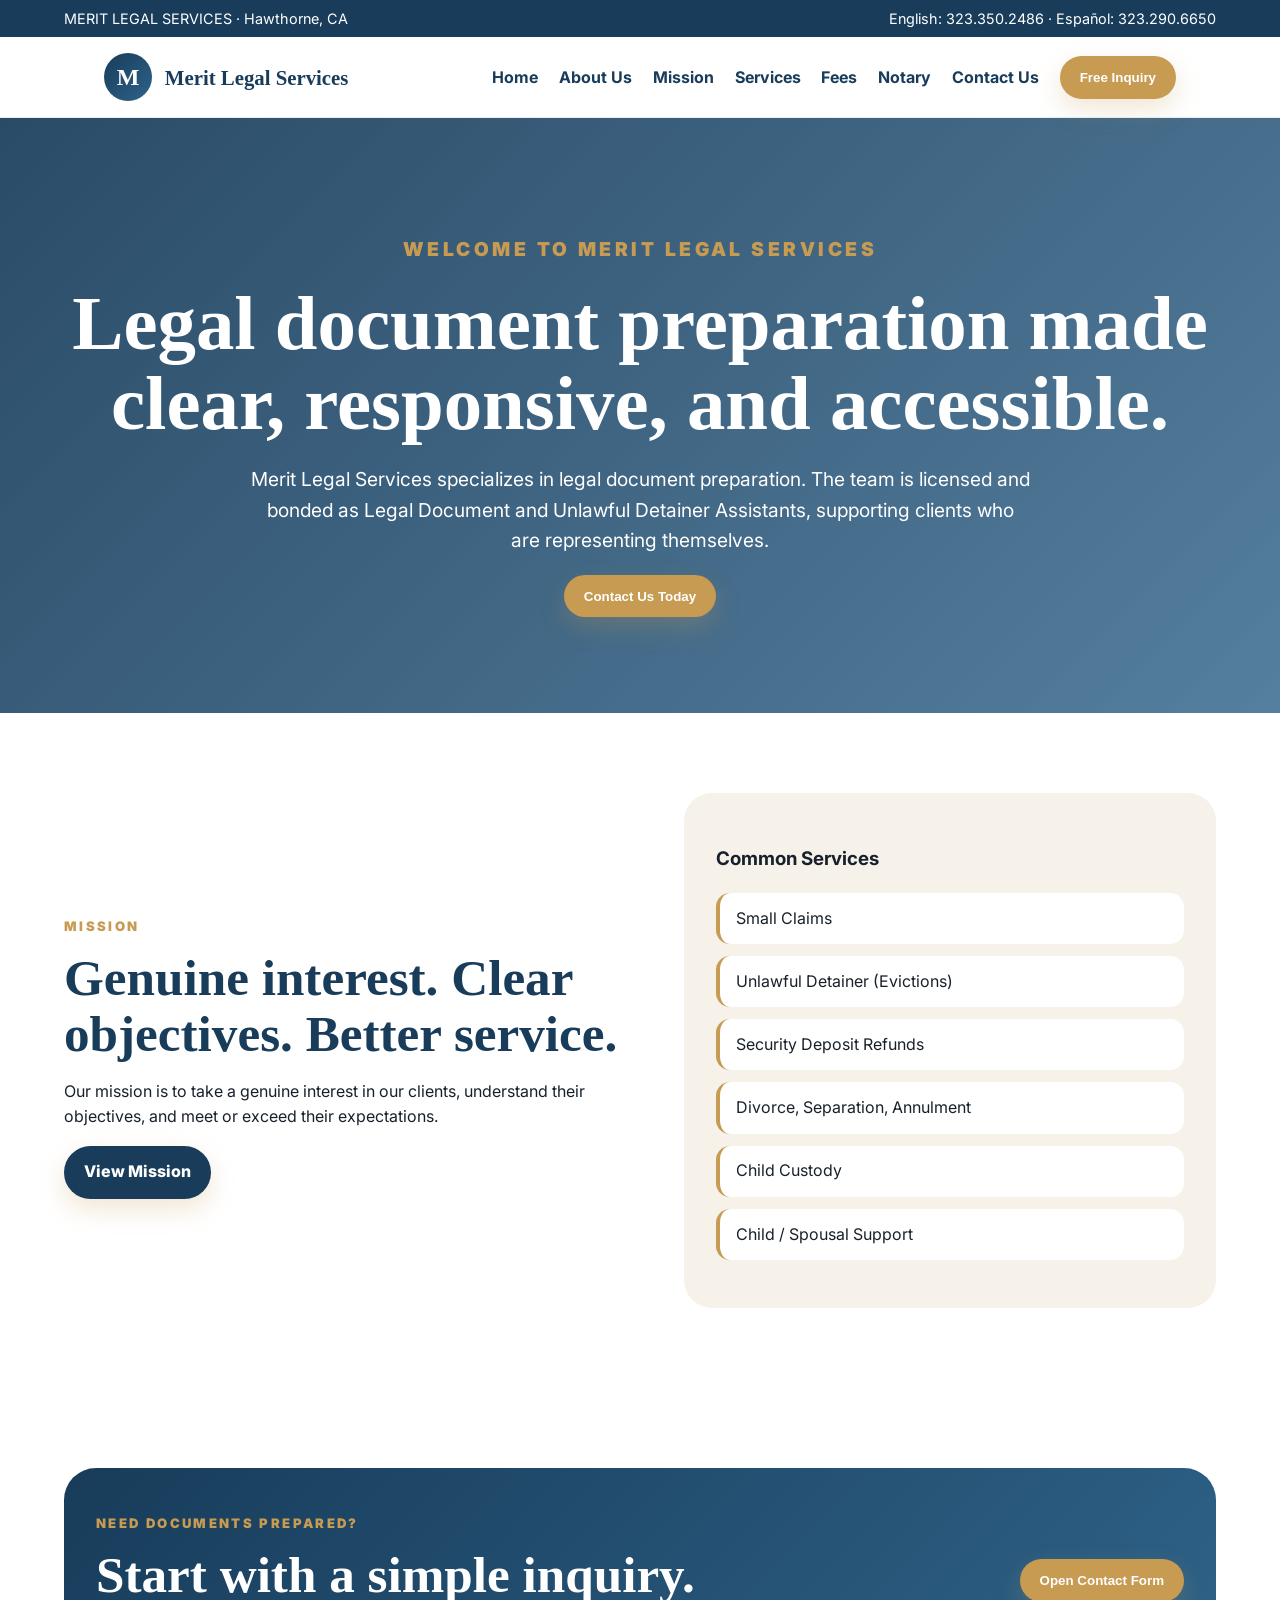
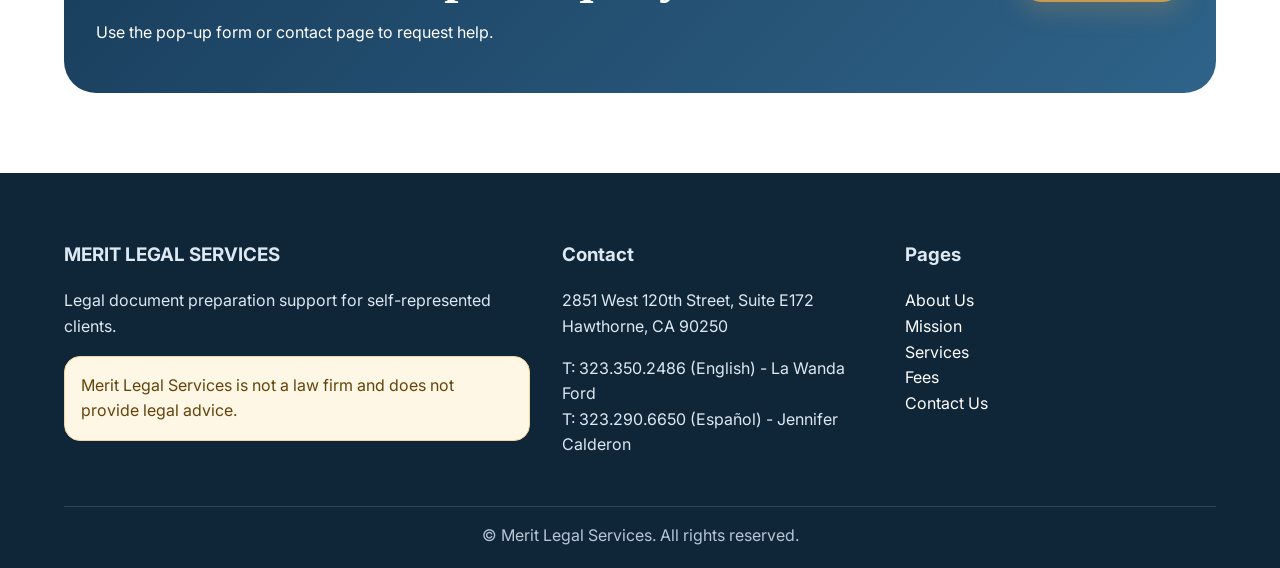
<file: index.html>
<!doctype html><html lang="en"><head><meta charset="utf-8"><meta name="viewport" content="width=device-width,initial-scale=1"><title>Home | Merit Legal Services</title><link rel="stylesheet" href="style.css"><link rel="preconnect" href="https://fonts.googleapis.com"><link href="https://fonts.googleapis.com/css2?family=Inter:wght@400;600;700;800&display=swap" rel="stylesheet"></head><body><div class="topbar"><span>MERIT LEGAL SERVICES · Hawthorne, CA</span><span>English: 323.350.2486 · Español: 323.290.6650</span></div><header><nav class="nav"><a class="brand" href="index.html"><span class="mark">M</span><strong>Merit Legal Services</strong></a><button class="menu" aria-label="Open menu">☰</button><div class="links"><a href="index.html">Home</a><a href="about-us.html">About Us</a><a href="mission.html">Mission</a><a href="services.html">Services</a><a href="merit-legal-services.html">Fees</a><a href="notary-public-mobile.html">Notary</a><a href="contact-us.html">Contact Us</a><button class="btn" data-open-modal>Free Inquiry</button></div></nav></header><section class="hero"><div><p class="eyebrow">Welcome to Merit Legal Services</p><h1>Legal document preparation made clear, responsive, and accessible.</h1><p>Merit Legal Services specializes in legal document preparation. The team is licensed and bonded as Legal Document and Unlawful Detainer Assistants, supporting clients who are representing themselves.</p><button class="btn" data-open-modal>Contact Us Today</button></div></section><section class="section"><div class="wrap split"><div><p class="eyebrow">Mission</p><h2 class="h2">Genuine interest. Clear objectives. Better service.</h2><p>Our mission is to take a genuine interest in our clients, understand their objectives, and meet or exceed their expectations.</p><a class="btn secondary" href="mission.html">View Mission</a></div><div class="panel"><h3>Common Services</h3><ul class="list"><li>Small Claims</li><li>Unlawful Detainer (Evictions)</li><li>Security Deposit Refunds</li><li>Divorce, Separation, Annulment</li><li>Child Custody</li><li>Child / Spousal Support</li></ul></div></div></section><section class="section"><div class="wrap cta"><div><p class="eyebrow">Need documents prepared?</p><h2 class="h2" style="color:white">Start with a simple inquiry.</h2><p>Use the pop-up form or contact page to request help.</p></div><button class="btn" data-open-modal>Open Contact Form</button></div></section><footer class="footer"><div class="footer-grid"><div><h3>MERIT LEGAL SERVICES</h3><p>Legal document preparation support for self-represented clients.</p><p class="notice">Merit Legal Services is not a law firm and does not provide legal advice.</p></div><div><h3>Contact</h3><p>2851 West 120th Street, Suite E172<br>Hawthorne, CA 90250</p><p>T: 323.350.2486 (English) - La Wanda Ford<br>T: 323.290.6650 (Español) - Jennifer Calderon</p></div><div><h3>Pages</h3><p><a href="about-us.html">About Us</a><br><a href="mission.html">Mission</a><br><a href="services.html">Services</a><br><a href="merit-legal-services.html">Fees</a><br><a href="contact-us.html">Contact Us</a></p></div></div><div class="small">© Merit Legal Services. All rights reserved.</div></footer><div class="modal"><div class="modal-box"><button class="close" data-close-modal>×</button><p class="eyebrow">Quick Contact</p><h2 class="h2">Request help</h2><form class="form"><input required placeholder="Full Name"><input required type="email" placeholder="Email Address"><input placeholder="Phone Number"><select><option>Legal Document Preparation</option><option>Unlawful Detainer / Eviction</option><option>Notary Public Mobile</option><option>Other</option></select><textarea placeholder="How can Merit Legal Services help?"></textarea><button class="btn" type="submit">Submit Inquiry</button></form></div></div><div class="toast">Thank you — this demo form is ready to connect to your email service.</div><script src="script.js"></script></body></html>
</file>
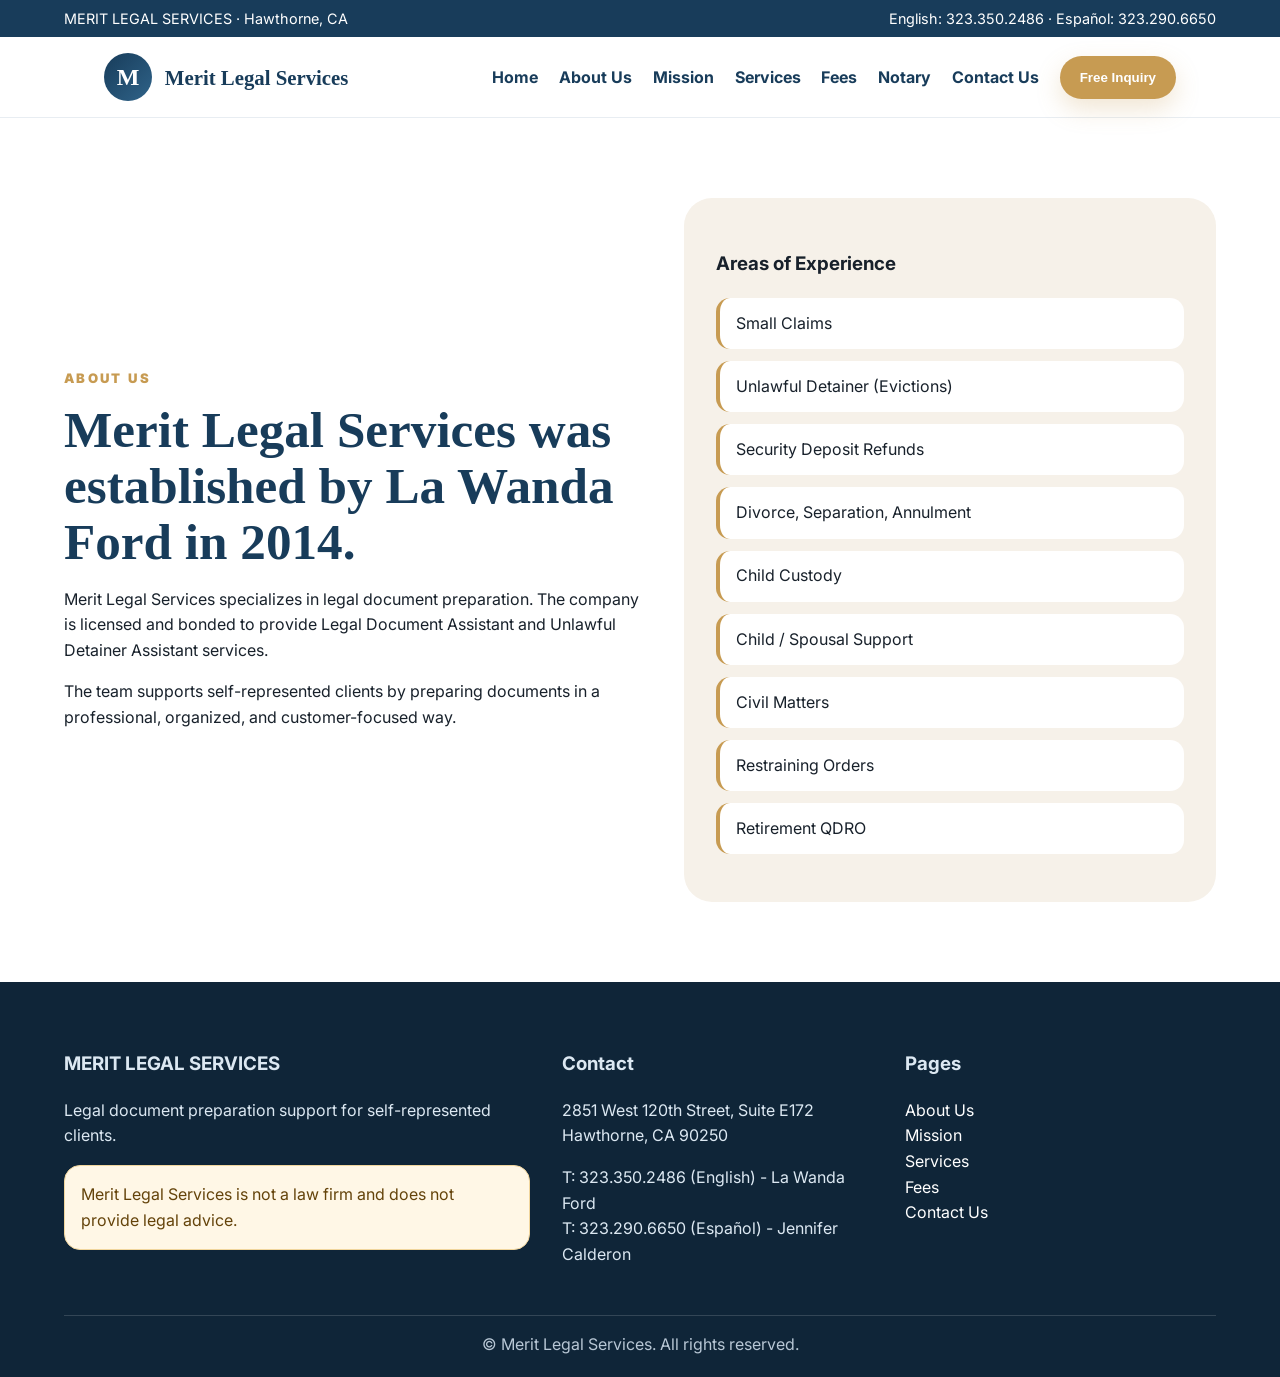
<file: about-us.html>
<!doctype html><html lang="en"><head><meta charset="utf-8"><meta name="viewport" content="width=device-width,initial-scale=1"><title>About Us | Merit Legal Services</title><link rel="stylesheet" href="style.css"><link rel="preconnect" href="https://fonts.googleapis.com"><link href="https://fonts.googleapis.com/css2?family=Inter:wght@400;600;700;800&display=swap" rel="stylesheet"></head><body><div class="topbar"><span>MERIT LEGAL SERVICES · Hawthorne, CA</span><span>English: 323.350.2486 · Español: 323.290.6650</span></div><header><nav class="nav"><a class="brand" href="index.html"><span class="mark">M</span><strong>Merit Legal Services</strong></a><button class="menu" aria-label="Open menu">☰</button><div class="links"><a href="index.html">Home</a><a href="about-us.html">About Us</a><a href="mission.html">Mission</a><a href="services.html">Services</a><a href="merit-legal-services.html">Fees</a><a href="notary-public-mobile.html">Notary</a><a href="contact-us.html">Contact Us</a><button class="btn" data-open-modal>Free Inquiry</button></div></nav></header><section class="section"><div class="wrap split"><div><p class="eyebrow">About Us</p><h1 class="h2">Merit Legal Services was established by La Wanda Ford in 2014.</h1><p>Merit Legal Services specializes in legal document preparation. The company is licensed and bonded to provide Legal Document Assistant and Unlawful Detainer Assistant services.</p><p>The team supports self-represented clients by preparing documents in a professional, organized, and customer-focused way.</p></div><div class="panel"><h3>Areas of Experience</h3><ul class="list"><li>Small Claims</li><li>Unlawful Detainer (Evictions)</li><li>Security Deposit Refunds</li><li>Divorce, Separation, Annulment</li><li>Child Custody</li><li>Child / Spousal Support</li><li>Civil Matters</li><li>Restraining Orders</li><li>Retirement QDRO</li></ul></div></div></section><footer class="footer"><div class="footer-grid"><div><h3>MERIT LEGAL SERVICES</h3><p>Legal document preparation support for self-represented clients.</p><p class="notice">Merit Legal Services is not a law firm and does not provide legal advice.</p></div><div><h3>Contact</h3><p>2851 West 120th Street, Suite E172<br>Hawthorne, CA 90250</p><p>T: 323.350.2486 (English) - La Wanda Ford<br>T: 323.290.6650 (Español) - Jennifer Calderon</p></div><div><h3>Pages</h3><p><a href="about-us.html">About Us</a><br><a href="mission.html">Mission</a><br><a href="services.html">Services</a><br><a href="merit-legal-services.html">Fees</a><br><a href="contact-us.html">Contact Us</a></p></div></div><div class="small">© Merit Legal Services. All rights reserved.</div></footer><div class="modal"><div class="modal-box"><button class="close" data-close-modal>×</button><p class="eyebrow">Quick Contact</p><h2 class="h2">Request help</h2><form class="form"><input required placeholder="Full Name"><input required type="email" placeholder="Email Address"><input placeholder="Phone Number"><select><option>Legal Document Preparation</option><option>Unlawful Detainer / Eviction</option><option>Notary Public Mobile</option><option>Other</option></select><textarea placeholder="How can Merit Legal Services help?"></textarea><button class="btn" type="submit">Submit Inquiry</button></form></div></div><div class="toast">Thank you — this demo form is ready to connect to your email service.</div><script src="script.js"></script></body></html>
</file>
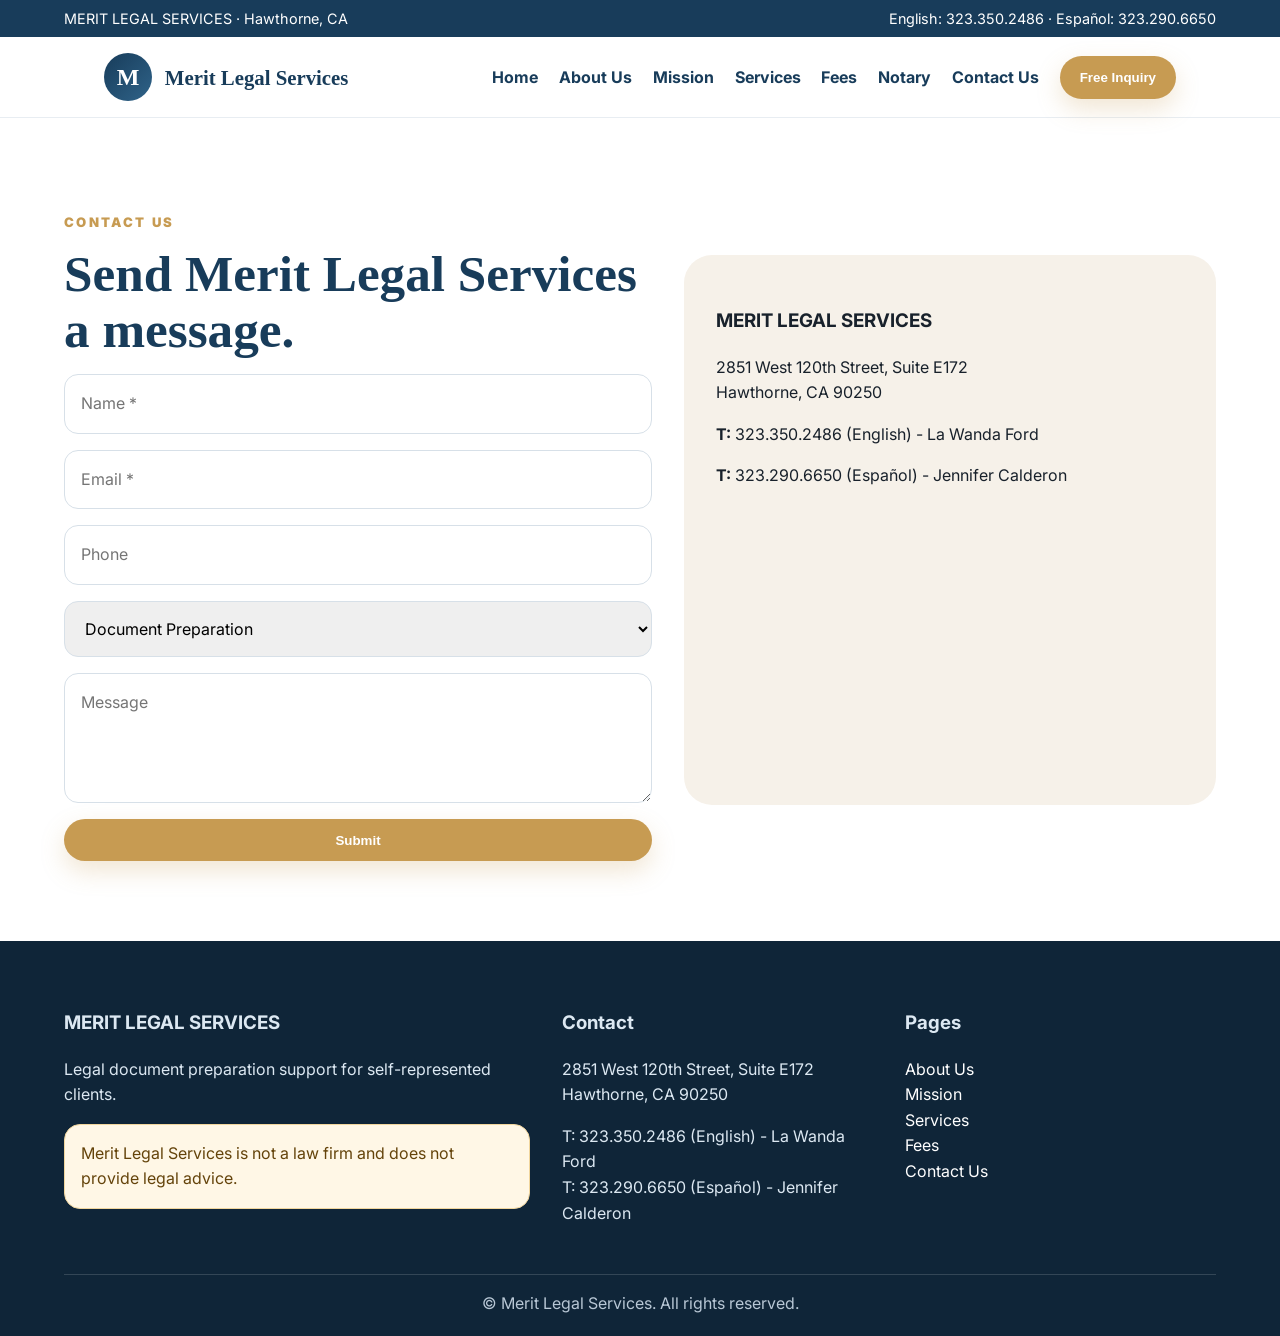
<file: contact-us.html>
<!doctype html><html lang="en"><head><meta charset="utf-8"><meta name="viewport" content="width=device-width,initial-scale=1"><title>Contact Us | Merit Legal Services</title><link rel="stylesheet" href="style.css"><link rel="preconnect" href="https://fonts.googleapis.com"><link href="https://fonts.googleapis.com/css2?family=Inter:wght@400;600;700;800&display=swap" rel="stylesheet"></head><body><div class="topbar"><span>MERIT LEGAL SERVICES · Hawthorne, CA</span><span>English: 323.350.2486 · Español: 323.290.6650</span></div><header><nav class="nav"><a class="brand" href="index.html"><span class="mark">M</span><strong>Merit Legal Services</strong></a><button class="menu" aria-label="Open menu">☰</button><div class="links"><a href="index.html">Home</a><a href="about-us.html">About Us</a><a href="mission.html">Mission</a><a href="services.html">Services</a><a href="merit-legal-services.html">Fees</a><a href="notary-public-mobile.html">Notary</a><a href="contact-us.html">Contact Us</a><button class="btn" data-open-modal>Free Inquiry</button></div></nav></header><section class="section"><div class="wrap split"><div><p class="eyebrow">Contact Us</p><h1 class="h2">Send Merit Legal Services a message.</h1><form class="form"><input required placeholder="Name *"><input required type="email" placeholder="Email *"><input placeholder="Phone"><select><option>Document Preparation</option><option>Unlawful Detainer / Evictions</option><option>Notary Public Mobile</option><option>Fees Question</option></select><textarea placeholder="Message"></textarea><button class="btn" type="submit">Submit</button></form></div><div class="panel"><h3>MERIT LEGAL SERVICES</h3><p>2851 West 120th Street, Suite E172<br>Hawthorne, CA 90250</p><p><strong>T:</strong> 323.350.2486 (English) - La Wanda Ford</p><p><strong>T:</strong> 323.290.6650 (Español) - Jennifer Calderon</p><iframe title="Map to Hawthorne California" src="https://www.google.com/maps?q=2851%20West%20120th%20Street%20Hawthorne%20CA%2090250&output=embed" width="100%" height="260" style="border:0;border-radius:18px" loading="lazy"></iframe></div></div></section><footer class="footer"><div class="footer-grid"><div><h3>MERIT LEGAL SERVICES</h3><p>Legal document preparation support for self-represented clients.</p><p class="notice">Merit Legal Services is not a law firm and does not provide legal advice.</p></div><div><h3>Contact</h3><p>2851 West 120th Street, Suite E172<br>Hawthorne, CA 90250</p><p>T: 323.350.2486 (English) - La Wanda Ford<br>T: 323.290.6650 (Español) - Jennifer Calderon</p></div><div><h3>Pages</h3><p><a href="about-us.html">About Us</a><br><a href="mission.html">Mission</a><br><a href="services.html">Services</a><br><a href="merit-legal-services.html">Fees</a><br><a href="contact-us.html">Contact Us</a></p></div></div><div class="small">© Merit Legal Services. All rights reserved.</div></footer><div class="modal"><div class="modal-box"><button class="close" data-close-modal>×</button><p class="eyebrow">Quick Contact</p><h2 class="h2">Request help</h2><form class="form"><input required placeholder="Full Name"><input required type="email" placeholder="Email Address"><input placeholder="Phone Number"><select><option>Legal Document Preparation</option><option>Unlawful Detainer / Eviction</option><option>Notary Public Mobile</option><option>Other</option></select><textarea placeholder="How can Merit Legal Services help?"></textarea><button class="btn" type="submit">Submit Inquiry</button></form></div></div><div class="toast">Thank you — this demo form is ready to connect to your email service.</div><script src="script.js"></script></body></html>
</file>
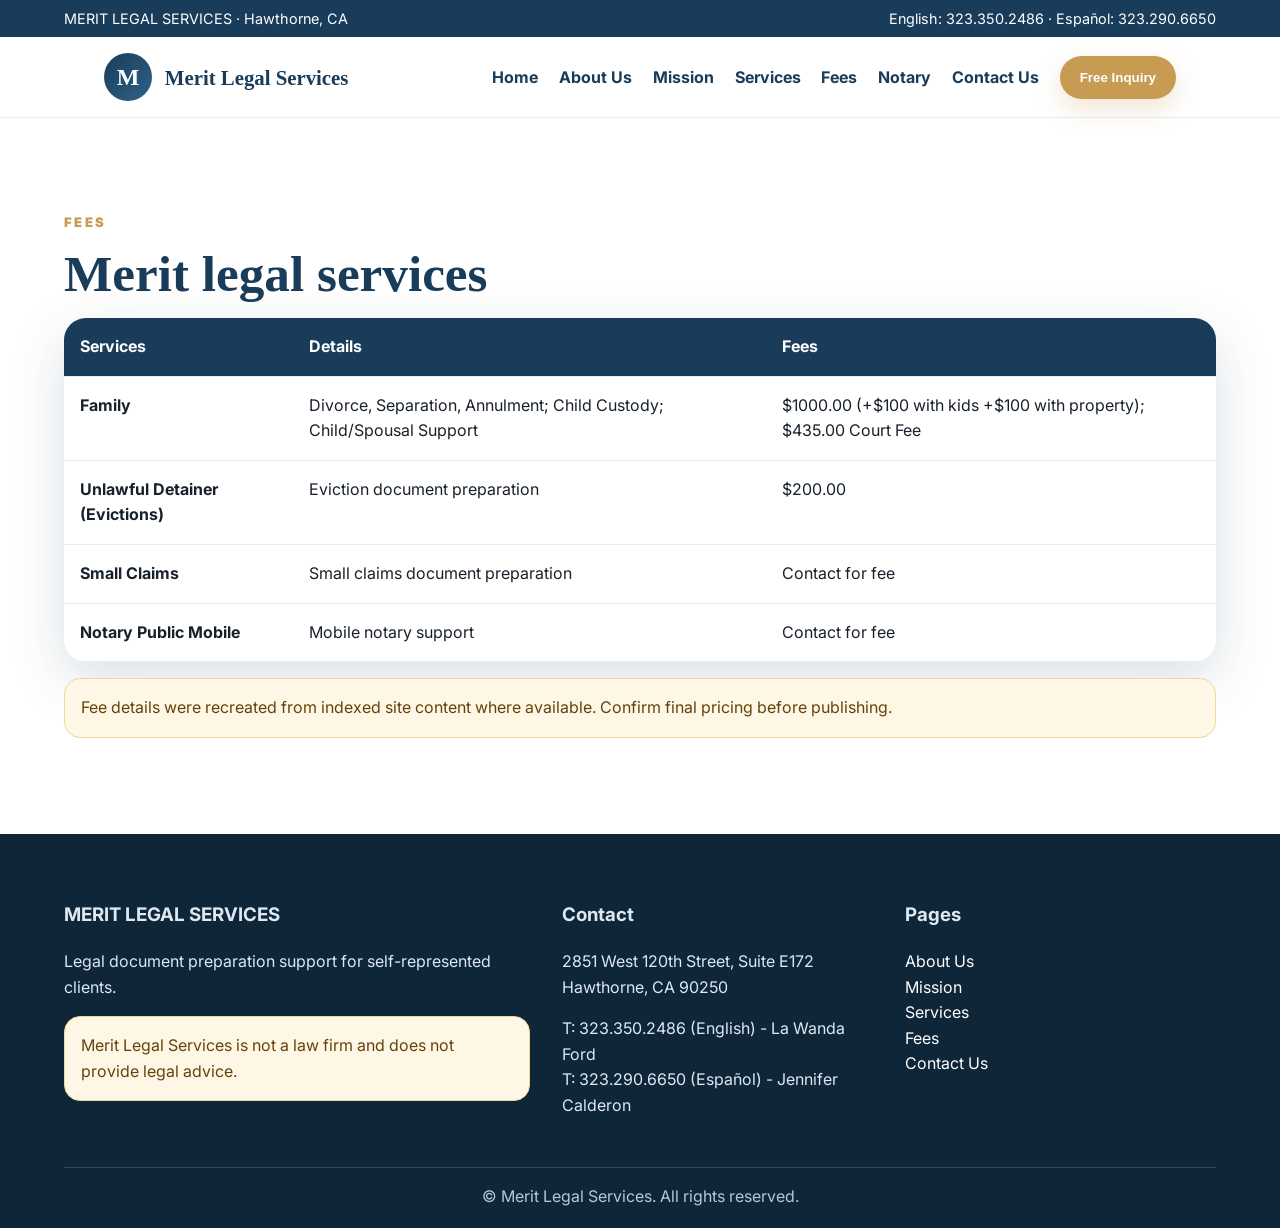
<file: merit-legal-services.html>
<!doctype html><html lang="en"><head><meta charset="utf-8"><meta name="viewport" content="width=device-width,initial-scale=1"><title>Fees | Merit Legal Services</title><link rel="stylesheet" href="style.css"><link rel="preconnect" href="https://fonts.googleapis.com"><link href="https://fonts.googleapis.com/css2?family=Inter:wght@400;600;700;800&display=swap" rel="stylesheet"></head><body><div class="topbar"><span>MERIT LEGAL SERVICES · Hawthorne, CA</span><span>English: 323.350.2486 · Español: 323.290.6650</span></div><header><nav class="nav"><a class="brand" href="index.html"><span class="mark">M</span><strong>Merit Legal Services</strong></a><button class="menu" aria-label="Open menu">☰</button><div class="links"><a href="index.html">Home</a><a href="about-us.html">About Us</a><a href="mission.html">Mission</a><a href="services.html">Services</a><a href="merit-legal-services.html">Fees</a><a href="notary-public-mobile.html">Notary</a><a href="contact-us.html">Contact Us</a><button class="btn" data-open-modal>Free Inquiry</button></div></nav></header><section class="section"><div class="wrap"><p class="eyebrow">Fees</p><h1 class="h2">Merit legal services</h1><table class="fees"><thead><tr><th>Services</th><th>Details</th><th>Fees</th></tr></thead><tbody><tr><td><strong>Family</strong></td><td>Divorce, Separation, Annulment; Child Custody; Child/Spousal Support</td><td>$1000.00 (+$100 with kids +$100 with property); $435.00 Court Fee</td></tr><tr><td><strong>Unlawful Detainer (Evictions)</strong></td><td>Eviction document preparation</td><td>$200.00</td></tr><tr><td><strong>Small Claims</strong></td><td>Small claims document preparation</td><td>Contact for fee</td></tr><tr><td><strong>Notary Public Mobile</strong></td><td>Mobile notary support</td><td>Contact for fee</td></tr></tbody></table><p class="notice">Fee details were recreated from indexed site content where available. Confirm final pricing before publishing.</p></div></section><footer class="footer"><div class="footer-grid"><div><h3>MERIT LEGAL SERVICES</h3><p>Legal document preparation support for self-represented clients.</p><p class="notice">Merit Legal Services is not a law firm and does not provide legal advice.</p></div><div><h3>Contact</h3><p>2851 West 120th Street, Suite E172<br>Hawthorne, CA 90250</p><p>T: 323.350.2486 (English) - La Wanda Ford<br>T: 323.290.6650 (Español) - Jennifer Calderon</p></div><div><h3>Pages</h3><p><a href="about-us.html">About Us</a><br><a href="mission.html">Mission</a><br><a href="services.html">Services</a><br><a href="merit-legal-services.html">Fees</a><br><a href="contact-us.html">Contact Us</a></p></div></div><div class="small">© Merit Legal Services. All rights reserved.</div></footer><div class="modal"><div class="modal-box"><button class="close" data-close-modal>×</button><p class="eyebrow">Quick Contact</p><h2 class="h2">Request help</h2><form class="form"><input required placeholder="Full Name"><input required type="email" placeholder="Email Address"><input placeholder="Phone Number"><select><option>Legal Document Preparation</option><option>Unlawful Detainer / Eviction</option><option>Notary Public Mobile</option><option>Other</option></select><textarea placeholder="How can Merit Legal Services help?"></textarea><button class="btn" type="submit">Submit Inquiry</button></form></div></div><div class="toast">Thank you — this demo form is ready to connect to your email service.</div><script src="script.js"></script></body></html>
</file>
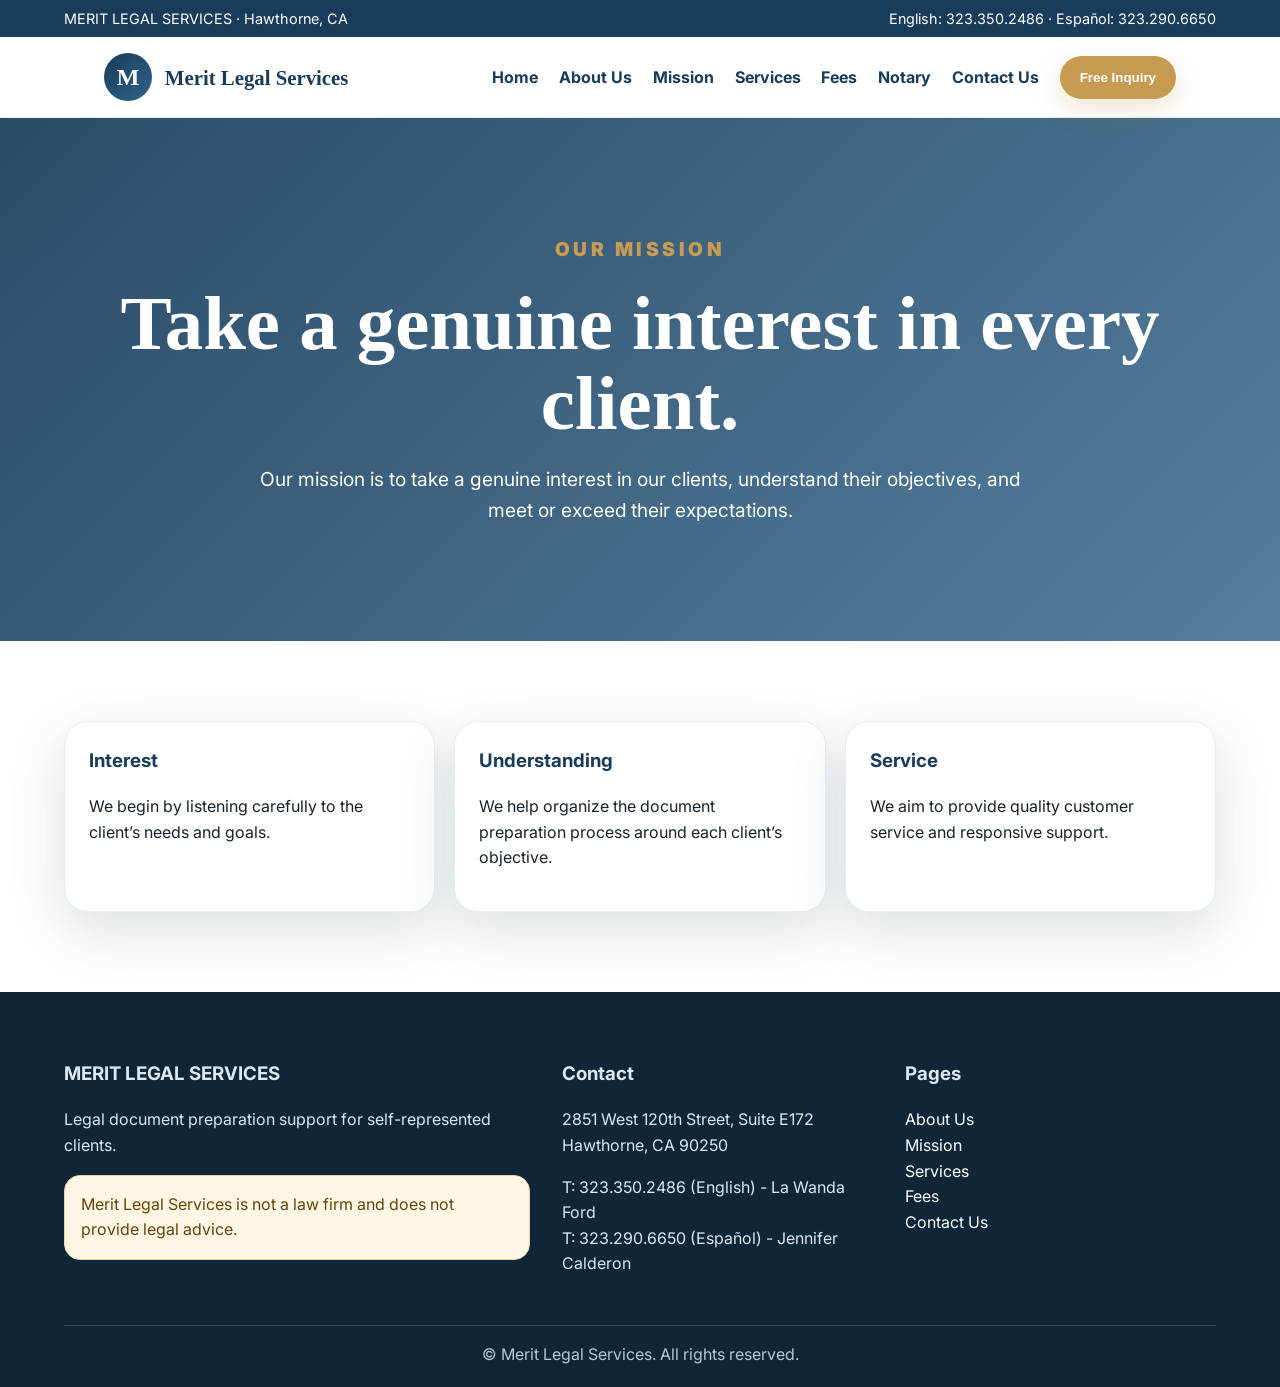
<file: mission.html>
<!doctype html><html lang="en"><head><meta charset="utf-8"><meta name="viewport" content="width=device-width,initial-scale=1"><title>Mission | Merit Legal Services</title><link rel="stylesheet" href="style.css"><link rel="preconnect" href="https://fonts.googleapis.com"><link href="https://fonts.googleapis.com/css2?family=Inter:wght@400;600;700;800&display=swap" rel="stylesheet"></head><body><div class="topbar"><span>MERIT LEGAL SERVICES · Hawthorne, CA</span><span>English: 323.350.2486 · Español: 323.290.6650</span></div><header><nav class="nav"><a class="brand" href="index.html"><span class="mark">M</span><strong>Merit Legal Services</strong></a><button class="menu" aria-label="Open menu">☰</button><div class="links"><a href="index.html">Home</a><a href="about-us.html">About Us</a><a href="mission.html">Mission</a><a href="services.html">Services</a><a href="merit-legal-services.html">Fees</a><a href="notary-public-mobile.html">Notary</a><a href="contact-us.html">Contact Us</a><button class="btn" data-open-modal>Free Inquiry</button></div></nav></header><section class="hero" style="min-height:420px"><div><p class="eyebrow">Our Mission</p><h1>Take a genuine interest in every client.</h1><p>Our mission is to take a genuine interest in our clients, understand their objectives, and meet or exceed their expectations.</p></div></section><section class="section"><div class="wrap grid"><div class="card"><h3>Interest</h3><p>We begin by listening carefully to the client’s needs and goals.</p></div><div class="card"><h3>Understanding</h3><p>We help organize the document preparation process around each client’s objective.</p></div><div class="card"><h3>Service</h3><p>We aim to provide quality customer service and responsive support.</p></div></div></section><footer class="footer"><div class="footer-grid"><div><h3>MERIT LEGAL SERVICES</h3><p>Legal document preparation support for self-represented clients.</p><p class="notice">Merit Legal Services is not a law firm and does not provide legal advice.</p></div><div><h3>Contact</h3><p>2851 West 120th Street, Suite E172<br>Hawthorne, CA 90250</p><p>T: 323.350.2486 (English) - La Wanda Ford<br>T: 323.290.6650 (Español) - Jennifer Calderon</p></div><div><h3>Pages</h3><p><a href="about-us.html">About Us</a><br><a href="mission.html">Mission</a><br><a href="services.html">Services</a><br><a href="merit-legal-services.html">Fees</a><br><a href="contact-us.html">Contact Us</a></p></div></div><div class="small">© Merit Legal Services. All rights reserved.</div></footer><div class="modal"><div class="modal-box"><button class="close" data-close-modal>×</button><p class="eyebrow">Quick Contact</p><h2 class="h2">Request help</h2><form class="form"><input required placeholder="Full Name"><input required type="email" placeholder="Email Address"><input placeholder="Phone Number"><select><option>Legal Document Preparation</option><option>Unlawful Detainer / Eviction</option><option>Notary Public Mobile</option><option>Other</option></select><textarea placeholder="How can Merit Legal Services help?"></textarea><button class="btn" type="submit">Submit Inquiry</button></form></div></div><div class="toast">Thank you — this demo form is ready to connect to your email service.</div><script src="script.js"></script></body></html>
</file>
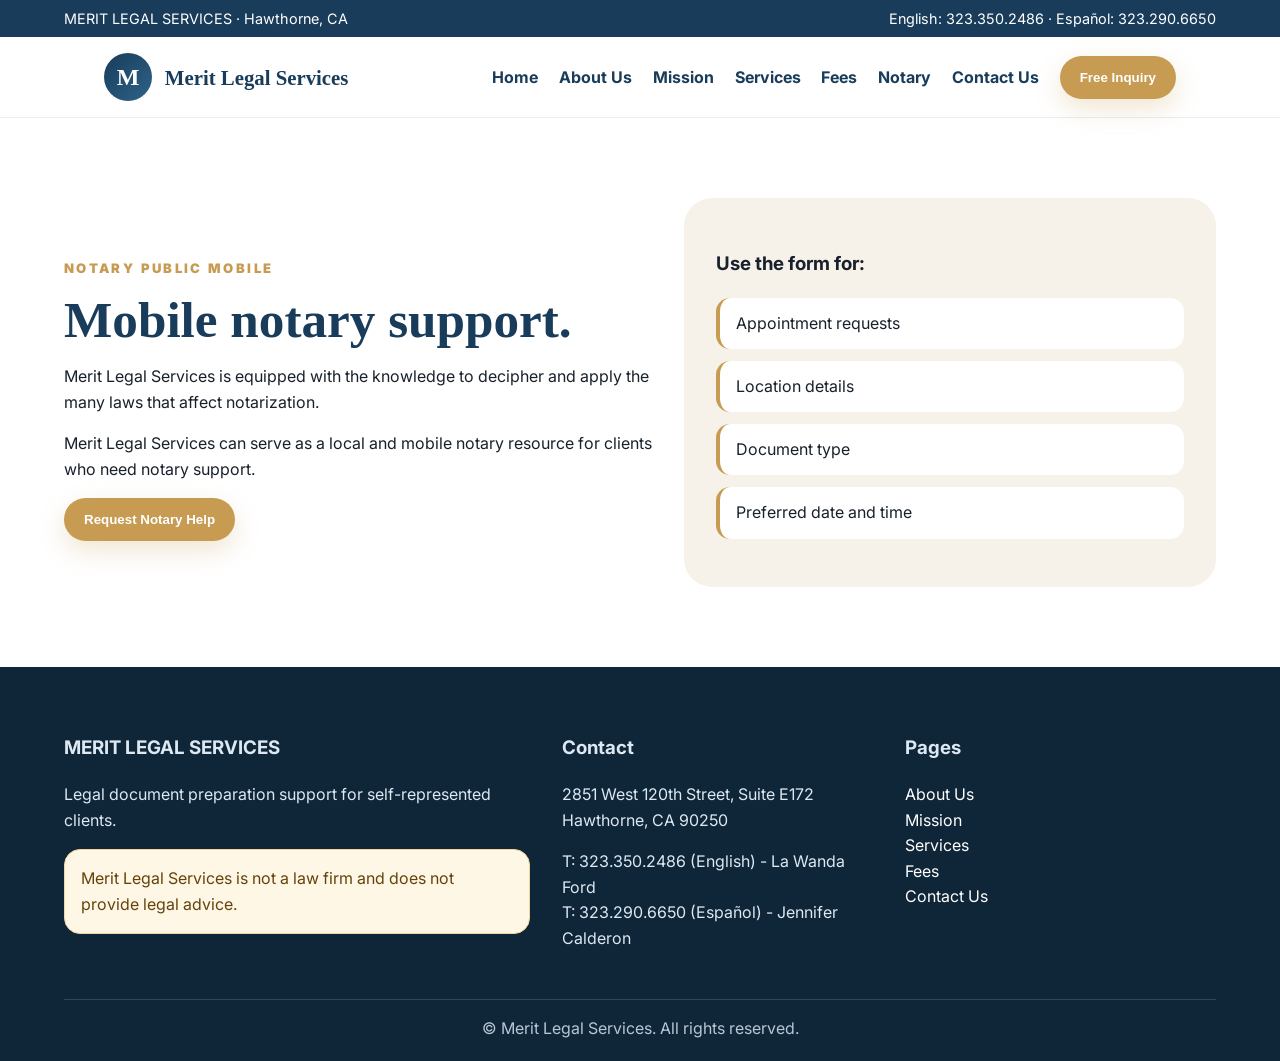
<file: notary-public-mobile.html>
<!doctype html><html lang="en"><head><meta charset="utf-8"><meta name="viewport" content="width=device-width,initial-scale=1"><title>Notary Public Mobile | Merit Legal Services</title><link rel="stylesheet" href="style.css"><link rel="preconnect" href="https://fonts.googleapis.com"><link href="https://fonts.googleapis.com/css2?family=Inter:wght@400;600;700;800&display=swap" rel="stylesheet"></head><body><div class="topbar"><span>MERIT LEGAL SERVICES · Hawthorne, CA</span><span>English: 323.350.2486 · Español: 323.290.6650</span></div><header><nav class="nav"><a class="brand" href="index.html"><span class="mark">M</span><strong>Merit Legal Services</strong></a><button class="menu" aria-label="Open menu">☰</button><div class="links"><a href="index.html">Home</a><a href="about-us.html">About Us</a><a href="mission.html">Mission</a><a href="services.html">Services</a><a href="merit-legal-services.html">Fees</a><a href="notary-public-mobile.html">Notary</a><a href="contact-us.html">Contact Us</a><button class="btn" data-open-modal>Free Inquiry</button></div></nav></header><section class="section"><div class="wrap split"><div><p class="eyebrow">Notary Public Mobile</p><h1 class="h2">Mobile notary support.</h1><p>Merit Legal Services is equipped with the knowledge to decipher and apply the many laws that affect notarization.</p><p>Merit Legal Services can serve as a local and mobile notary resource for clients who need notary support.</p><button class="btn" data-open-modal>Request Notary Help</button></div><div class="panel"><h3>Use the form for:</h3><ul class="list"><li>Appointment requests</li><li>Location details</li><li>Document type</li><li>Preferred date and time</li></ul></div></div></section><footer class="footer"><div class="footer-grid"><div><h3>MERIT LEGAL SERVICES</h3><p>Legal document preparation support for self-represented clients.</p><p class="notice">Merit Legal Services is not a law firm and does not provide legal advice.</p></div><div><h3>Contact</h3><p>2851 West 120th Street, Suite E172<br>Hawthorne, CA 90250</p><p>T: 323.350.2486 (English) - La Wanda Ford<br>T: 323.290.6650 (Español) - Jennifer Calderon</p></div><div><h3>Pages</h3><p><a href="about-us.html">About Us</a><br><a href="mission.html">Mission</a><br><a href="services.html">Services</a><br><a href="merit-legal-services.html">Fees</a><br><a href="contact-us.html">Contact Us</a></p></div></div><div class="small">© Merit Legal Services. All rights reserved.</div></footer><div class="modal"><div class="modal-box"><button class="close" data-close-modal>×</button><p class="eyebrow">Quick Contact</p><h2 class="h2">Request help</h2><form class="form"><input required placeholder="Full Name"><input required type="email" placeholder="Email Address"><input placeholder="Phone Number"><select><option>Legal Document Preparation</option><option>Unlawful Detainer / Eviction</option><option>Notary Public Mobile</option><option>Other</option></select><textarea placeholder="How can Merit Legal Services help?"></textarea><button class="btn" type="submit">Submit Inquiry</button></form></div></div><div class="toast">Thank you — this demo form is ready to connect to your email service.</div><script src="script.js"></script></body></html>
</file>
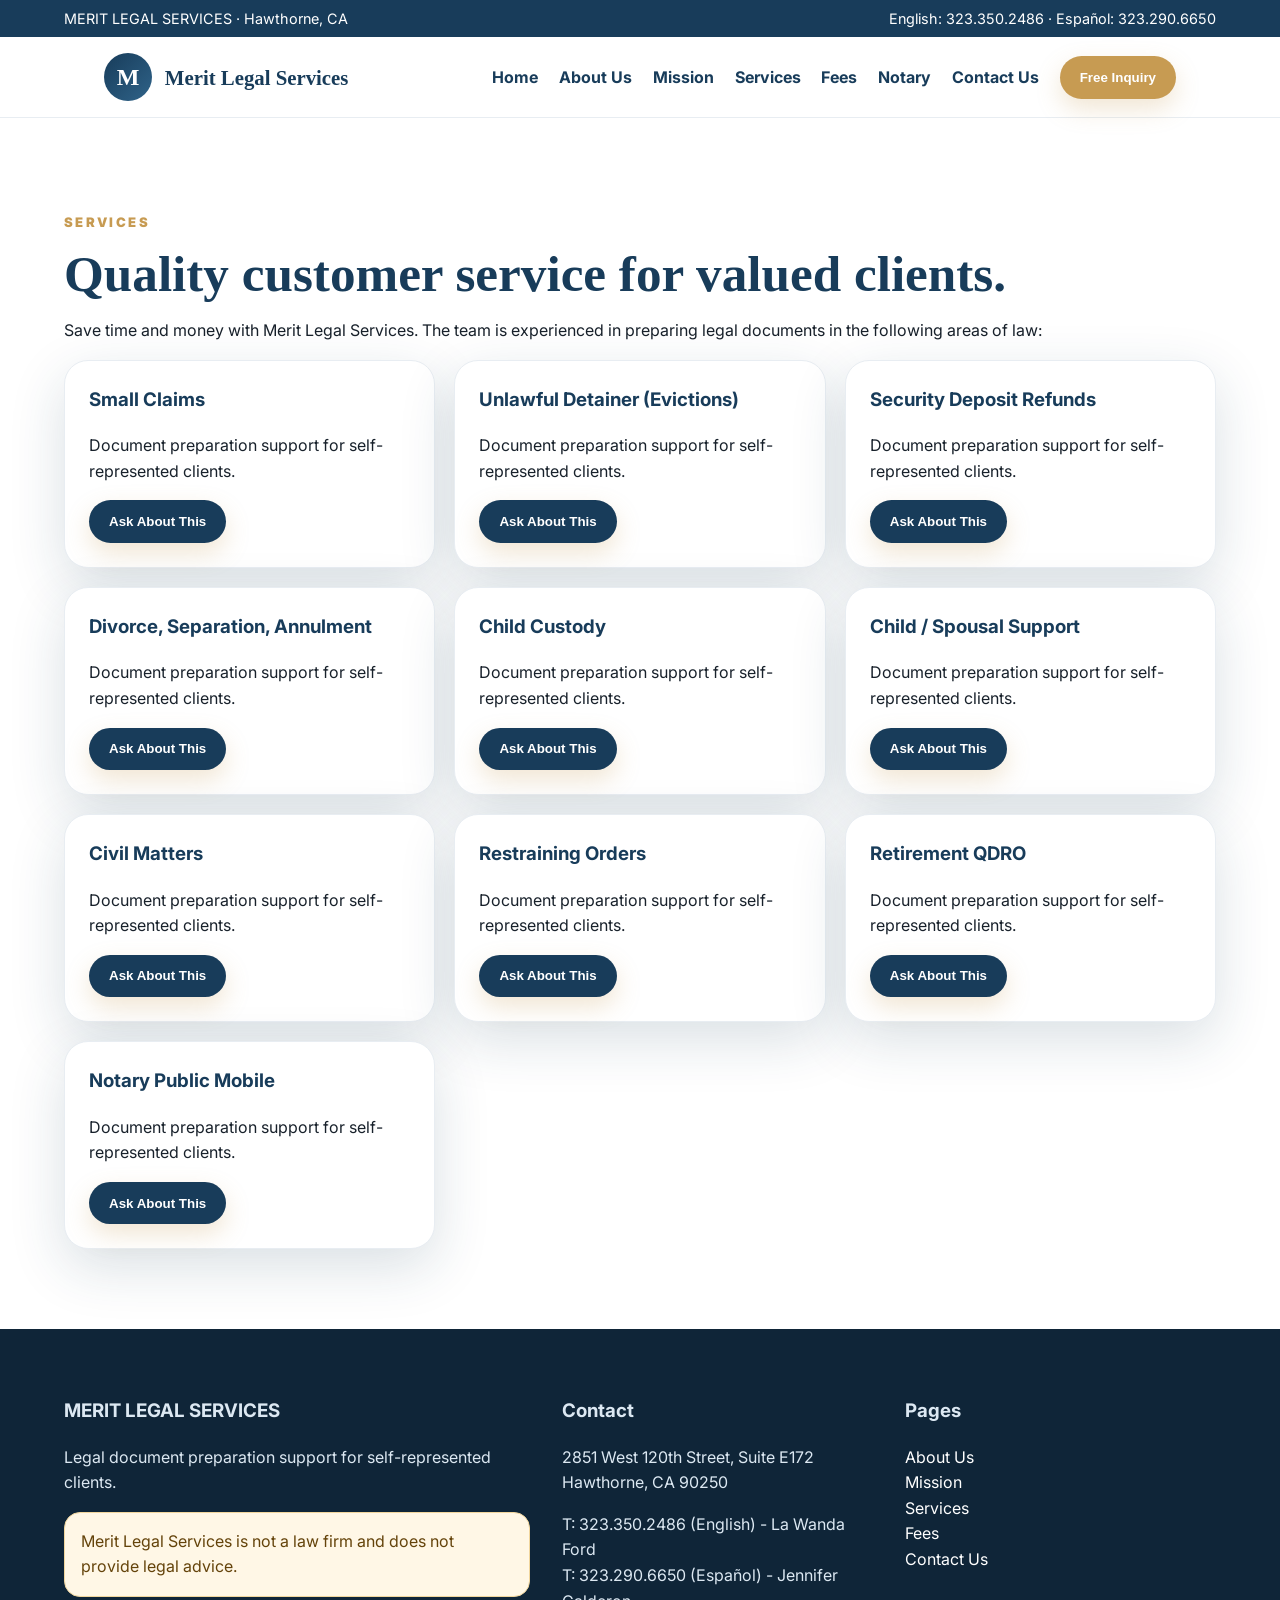
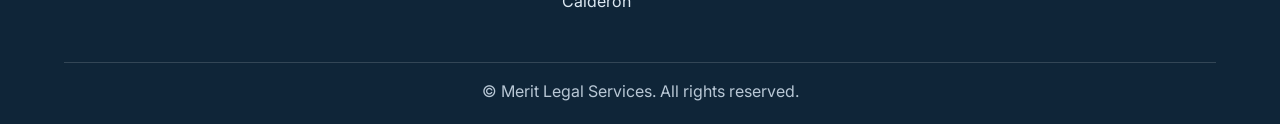
<file: services.html>
<!doctype html><html lang="en"><head><meta charset="utf-8"><meta name="viewport" content="width=device-width,initial-scale=1"><title>Services | Merit Legal Services</title><link rel="stylesheet" href="style.css"><link rel="preconnect" href="https://fonts.googleapis.com"><link href="https://fonts.googleapis.com/css2?family=Inter:wght@400;600;700;800&display=swap" rel="stylesheet"></head><body><div class="topbar"><span>MERIT LEGAL SERVICES · Hawthorne, CA</span><span>English: 323.350.2486 · Español: 323.290.6650</span></div><header><nav class="nav"><a class="brand" href="index.html"><span class="mark">M</span><strong>Merit Legal Services</strong></a><button class="menu" aria-label="Open menu">☰</button><div class="links"><a href="index.html">Home</a><a href="about-us.html">About Us</a><a href="mission.html">Mission</a><a href="services.html">Services</a><a href="merit-legal-services.html">Fees</a><a href="notary-public-mobile.html">Notary</a><a href="contact-us.html">Contact Us</a><button class="btn" data-open-modal>Free Inquiry</button></div></nav></header><section class="section"><div class="wrap"><p class="eyebrow">Services</p><h1 class="h2">Quality customer service for valued clients.</h1><p>Save time and money with Merit Legal Services. The team is experienced in preparing legal documents in the following areas of law:</p><div class="grid"><div class="card"><h3>Small Claims</h3><p>Document preparation support for self-represented clients.</p><button class="btn secondary" data-open-modal>Ask About This</button></div><div class="card"><h3>Unlawful Detainer (Evictions)</h3><p>Document preparation support for self-represented clients.</p><button class="btn secondary" data-open-modal>Ask About This</button></div><div class="card"><h3>Security Deposit Refunds</h3><p>Document preparation support for self-represented clients.</p><button class="btn secondary" data-open-modal>Ask About This</button></div><div class="card"><h3>Divorce, Separation, Annulment</h3><p>Document preparation support for self-represented clients.</p><button class="btn secondary" data-open-modal>Ask About This</button></div><div class="card"><h3>Child Custody</h3><p>Document preparation support for self-represented clients.</p><button class="btn secondary" data-open-modal>Ask About This</button></div><div class="card"><h3>Child / Spousal Support</h3><p>Document preparation support for self-represented clients.</p><button class="btn secondary" data-open-modal>Ask About This</button></div><div class="card"><h3>Civil Matters</h3><p>Document preparation support for self-represented clients.</p><button class="btn secondary" data-open-modal>Ask About This</button></div><div class="card"><h3>Restraining Orders</h3><p>Document preparation support for self-represented clients.</p><button class="btn secondary" data-open-modal>Ask About This</button></div><div class="card"><h3>Retirement QDRO</h3><p>Document preparation support for self-represented clients.</p><button class="btn secondary" data-open-modal>Ask About This</button></div><div class="card"><h3>Notary Public Mobile</h3><p>Document preparation support for self-represented clients.</p><button class="btn secondary" data-open-modal>Ask About This</button></div></div></div></section><footer class="footer"><div class="footer-grid"><div><h3>MERIT LEGAL SERVICES</h3><p>Legal document preparation support for self-represented clients.</p><p class="notice">Merit Legal Services is not a law firm and does not provide legal advice.</p></div><div><h3>Contact</h3><p>2851 West 120th Street, Suite E172<br>Hawthorne, CA 90250</p><p>T: 323.350.2486 (English) - La Wanda Ford<br>T: 323.290.6650 (Español) - Jennifer Calderon</p></div><div><h3>Pages</h3><p><a href="about-us.html">About Us</a><br><a href="mission.html">Mission</a><br><a href="services.html">Services</a><br><a href="merit-legal-services.html">Fees</a><br><a href="contact-us.html">Contact Us</a></p></div></div><div class="small">© Merit Legal Services. All rights reserved.</div></footer><div class="modal"><div class="modal-box"><button class="close" data-close-modal>×</button><p class="eyebrow">Quick Contact</p><h2 class="h2">Request help</h2><form class="form"><input required placeholder="Full Name"><input required type="email" placeholder="Email Address"><input placeholder="Phone Number"><select><option>Legal Document Preparation</option><option>Unlawful Detainer / Eviction</option><option>Notary Public Mobile</option><option>Other</option></select><textarea placeholder="How can Merit Legal Services help?"></textarea><button class="btn" type="submit">Submit Inquiry</button></form></div></div><div class="toast">Thank you — this demo form is ready to connect to your email service.</div><script src="script.js"></script></body></html>
</file>
<file: style.css>
:root{--navy:#183c5a;--blue:#2f6389;--gold:#c79b52;--cream:#f6f1e9;--ink:#18212b;--muted:#657381;--white:#fff;--shadow:0 18px 55px rgba(24,60,90,.16)}*{box-sizing:border-box}body{margin:0;font-family:Inter,Arial,sans-serif;color:var(--ink);background:#fff;line-height:1.6}a{color:inherit}header{position:sticky;top:0;z-index:10;background:rgba(255,255,255,.95);backdrop-filter:blur(14px);border-bottom:1px solid #e8edf2}.topbar{background:var(--navy);color:#fff;font-size:.9rem;padding:.45rem 5%;display:flex;justify-content:space-between;gap:1rem;flex-wrap:wrap}.nav{display:flex;align-items:center;justify-content:space-between;padding:1rem 5%;max-width:1200px;margin:auto}.brand{display:flex;align-items:center;gap:.8rem;text-decoration:none}.mark{width:48px;height:48px;border-radius:50%;display:grid;place-items:center;background:linear-gradient(135deg,var(--navy),var(--blue));color:#fff;font-family:Georgia,serif;font-size:1.5rem;font-weight:bold}.brand strong{font-family:Georgia,serif;font-size:1.3rem;color:var(--navy)}.links{display:flex;gap:1.3rem;align-items:center}.links a{text-decoration:none;font-weight:700;color:var(--navy)}.links a:hover{color:var(--gold)}.menu{display:none;background:none;border:0;font-size:2rem;color:var(--navy)}.btn{border:0;border-radius:999px;background:var(--gold);color:#fff;padding:.85rem 1.25rem;font-weight:800;cursor:pointer;text-decoration:none;display:inline-flex;align-items:center;justify-content:center;box-shadow:0 10px 24px rgba(199,155,82,.25)}.btn.secondary{background:var(--navy)}.hero{background:linear-gradient(135deg,rgba(24,60,90,.92),rgba(47,99,137,.82)),url('https://images.unsplash.com/photo-1589829545856-d10d557cf95f?auto=format&fit=crop&w=1800&q=80') center/cover;min-height:560px;color:#fff;display:grid;place-items:center;text-align:center;padding:6rem 5%}.hero h1{font-family:Georgia,serif;font-size:clamp(2.3rem,6vw,5rem);line-height:1.05;margin:0}.hero p{max-width:780px;margin:1.2rem auto;font-size:1.2rem}.section{padding:5rem 5%}.wrap{max-width:1200px;margin:auto}.eyebrow{text-transform:uppercase;letter-spacing:.18em;color:var(--gold);font-weight:900;font-size:.82rem}.h2{font-family:Georgia,serif;color:var(--navy);font-size:clamp(2rem,4vw,3.2rem);line-height:1.1;margin:.35rem 0 1rem}.grid{display:grid;grid-template-columns:repeat(3,1fr);gap:1.2rem}.card{background:#fff;border:1px solid #e8edf2;border-radius:24px;padding:1.5rem;box-shadow:var(--shadow)}.card h3{color:var(--navy);margin-top:0}.split{display:grid;grid-template-columns:1.05fr .95fr;gap:2rem;align-items:center}.panel{background:var(--cream);border-radius:28px;padding:2rem}.list{display:grid;gap:.75rem;margin:1rem 0;padding:0;list-style:none}.list li{padding:.8rem 1rem;background:#fff;border-radius:14px;border-left:4px solid var(--gold)}.fees{width:100%;border-collapse:collapse;background:#fff;border-radius:22px;overflow:hidden;box-shadow:var(--shadow)}.fees th{background:var(--navy);color:#fff;text-align:left}.fees th,.fees td{padding:1rem;border-bottom:1px solid #e8edf2;vertical-align:top}.cta{background:linear-gradient(135deg,var(--navy),var(--blue));color:#fff;border-radius:32px;padding:2rem;display:flex;align-items:center;justify-content:space-between;gap:1rem}.form{display:grid;gap:1rem}.form input,.form select,.form textarea{width:100%;padding:1rem;border:1px solid #d7e0e8;border-radius:14px;font:inherit}.form textarea{min-height:130px}.notice{background:#fff7e6;border:1px solid #f1d69d;border-radius:16px;padding:1rem;color:#64430a}.footer{background:#0f2538;color:#dce8f2;padding:3rem 5% 1.2rem}.footer-grid{max-width:1200px;margin:auto;display:grid;grid-template-columns:1.5fr 1fr 1fr;gap:2rem}.footer a{color:#fff;text-decoration:none}.small{border-top:1px solid rgba(255,255,255,.15);margin-top:2rem;padding-top:1rem;text-align:center;color:#b8c7d5}.modal{position:fixed;inset:0;background:rgba(0,0,0,.55);display:none;align-items:center;justify-content:center;z-index:99;padding:1rem}.modal.open{display:flex}.modal-box{background:#fff;border-radius:24px;max-width:560px;width:100%;padding:1.5rem;position:relative}.close{position:absolute;right:1rem;top:1rem;border:0;background:#eef3f8;border-radius:50%;width:36px;height:36px;font-size:1.3rem;cursor:pointer}.toast{position:fixed;right:1rem;bottom:1rem;background:var(--navy);color:#fff;padding:1rem 1.2rem;border-radius:16px;display:none;z-index:120}.toast.show{display:block}@media(max-width:850px){.links{display:none;position:absolute;top:100%;left:0;right:0;background:#fff;flex-direction:column;padding:1rem;border-bottom:1px solid #e8edf2}.links.open{display:flex}.menu{display:block}.grid,.split,.footer-grid{grid-template-columns:1fr}.cta{display:block}.hero{min-height:480px}.topbar{display:none}}
</file>
